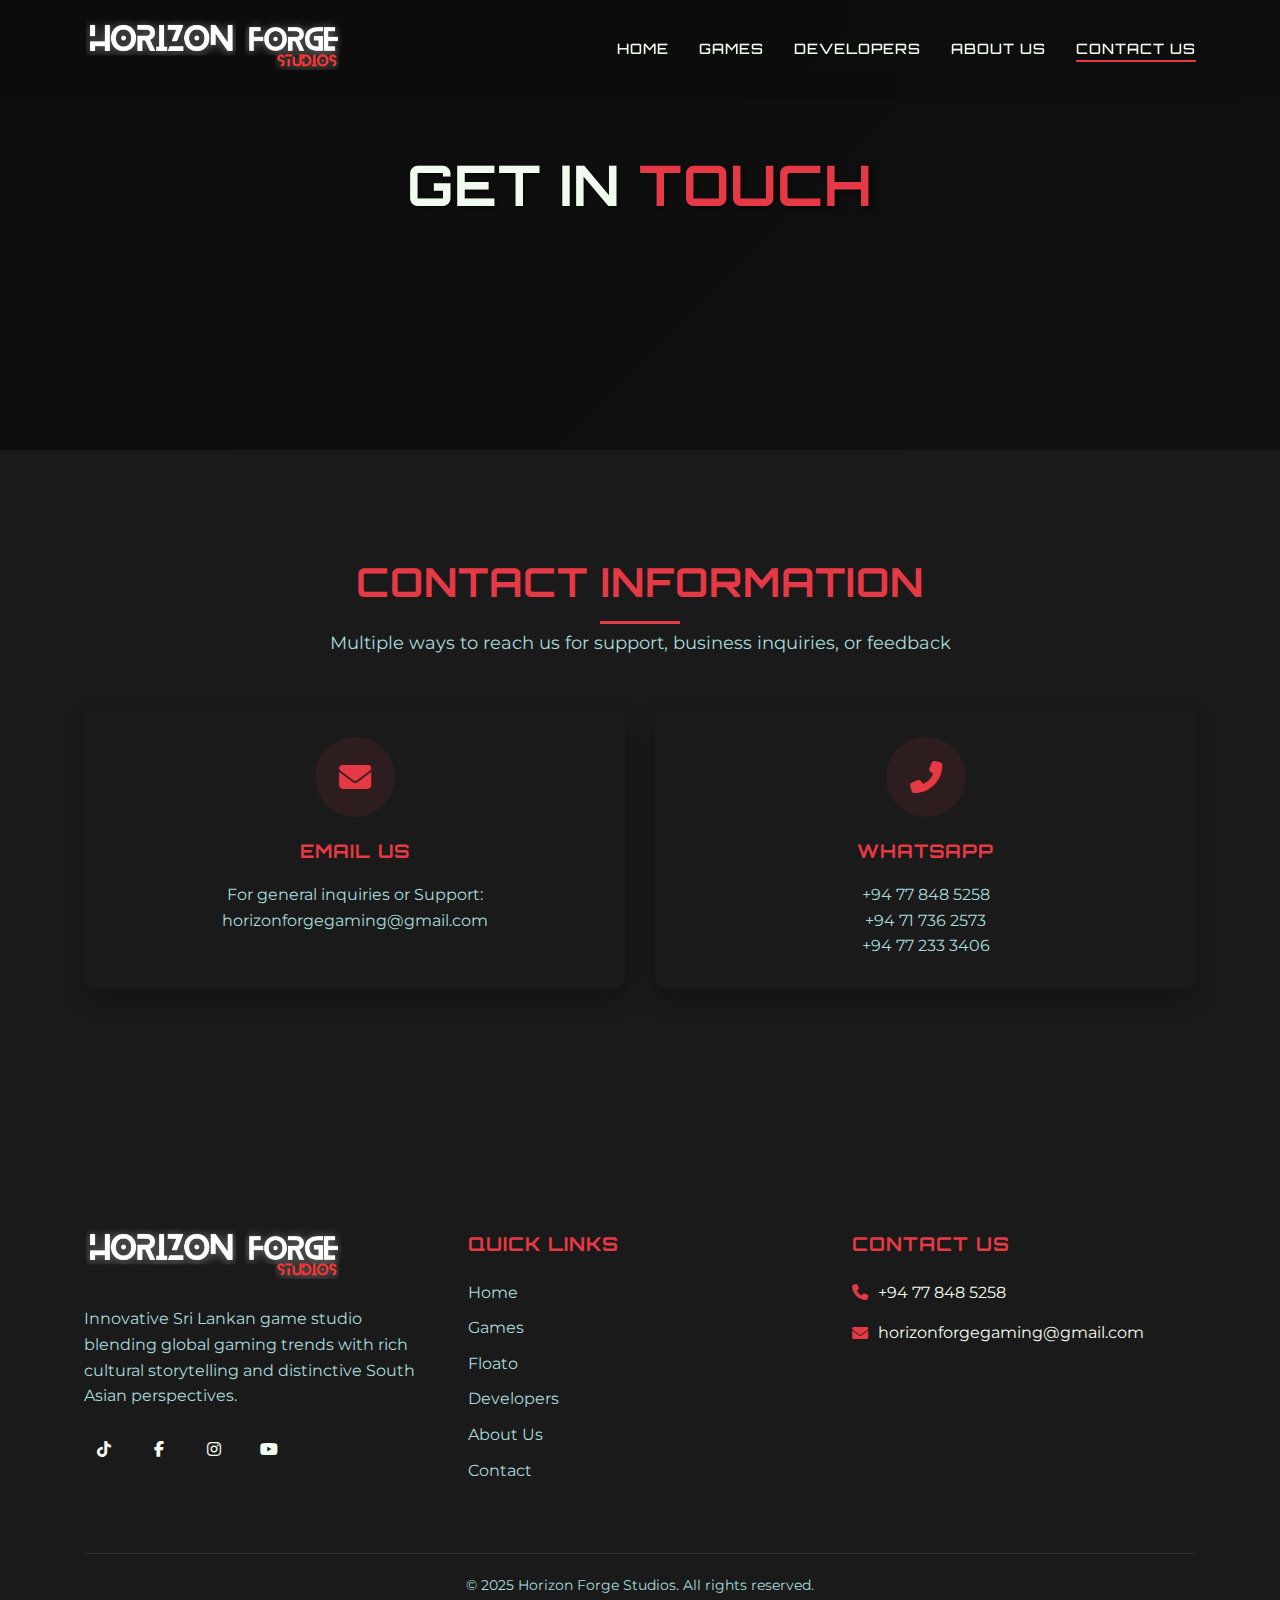
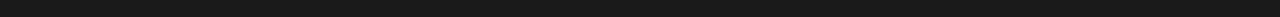
<file: contact.html>
<!DOCTYPE html>
<html lang="en">
<head>
    <meta charset="UTF-8">
    <meta name="viewport" content="width=device-width, initial-scale=1.0">
    <title>Contact Us - Horizon Forge Studios</title>
    <link rel="icon" type="image/png" sizes="32x32" href="assets/images/icon.png">
    <link rel="stylesheet" href="css/style.css">
    <link rel="stylesheet" href="https://cdnjs.cloudflare.com/ajax/libs/font-awesome/6.4.0/css/all.min.css">
    <link href="https://fonts.googleapis.com/css2?family=Orbitron:wght@400;700;900&family=Montserrat:wght@300;400;600&display=swap" rel="stylesheet">
    <style>
        /* Contact Page Specific Styles */
        .contact-hero {
            height: 50vh;
            min-height: 400px;
            background: linear-gradient(135deg, var(--dark-bg) 0%, var(--secondary-color) 100%);
            position: relative;
            display: flex;
            align-items: center;
            justify-content: center;
            text-align: center;
            overflow: hidden;
        }
        
        .contact-hero::before {
            content: '';
            position: absolute;
            top: 0;
            left: 0;
            width: 100%;
            height: 100%;
            background: linear-gradient(rgba(13, 13, 13, 0.8), rgba(13, 13, 13, 0.8)), url('https://i.postimg.cc/4y2W6s8v/games-header-bg.jpg') no-repeat center center/cover;
            z-index: 0;
        }
        
        .contact-hero-content {
            position: relative;
            z-index: 1;
            max-width: 800px;
            padding: 0 20px;
        }
        
        .contact-info-section {
            padding: 100px 0;
            background-color: var(--light-bg);
        }
        
        .contact-grid {
            display: grid;
            grid-template-columns: repeat(auto-fit, minmax(300px, 1fr));
            gap: 30px;
            margin-bottom: 60px;
        }
        
        .contact-card {
            background-color: var(--secondary-color);
            border-radius: 10px;
            padding: 30px;
            text-align: center;
            transition: var(--transition);
            box-shadow: var(--box-shadow);
        }
        
        .contact-card:hover {
            transform: translateY(-10px);
        }
        
        .contact-icon {
            width: 80px;
            height: 80px;
            background-color: rgba(230, 57, 70, 0.1);
            border-radius: 50%;
            display: flex;
            justify-content: center;
            align-items: center;
            margin: 0 auto 20px;
            color: var(--primary-color);
            font-size: 2rem;
        }
        
        .contact-card h3 {
            margin-bottom: 15px;
            color: var(--primary-color);
        }
        
        .contact-card p {
            color: var(--text-light);
            margin-bottom: 0;
        }
        
        .contact-form-section {
            padding: 100px 0;
            background-color: var(--dark-bg);
        }
        
        .form-container {
            max-width: 800px;
            margin: 0 auto;
            background-color: var(--secondary-color);
            border-radius: 10px;
            padding: 40px;
            box-shadow: var(--box-shadow);
        }
        
        .form-group {
            margin-bottom: 25px;
        }
        
        .form-group label {
            display: block;
            margin-bottom: 8px;
            font-family: 'Orbitron', sans-serif;
            font-size: 0.9rem;
            color: var(--primary-color);
        }
        
        .form-control {
            width: 100%;
            padding: 15px;
            background-color: var(--light-bg);
            border: 2px solid transparent;
            border-radius: 5px;
            color: var(--text-color);
            font-family: 'Montserrat', sans-serif;
            font-size: 1rem;
            transition: var(--transition);
        }
        
        .form-control:focus {
            outline: none;
            border-color: var(--primary-color);
        }
        
        textarea.form-control {
            min-height: 150px;
            resize: vertical;
        }
        
        .form-row {
            display: grid;
            grid-template-columns: 1fr 1fr;
            gap: 20px;
        }
        
        @media (max-width: 768px) {
            .form-row {
                grid-template-columns: 1fr;
            }
        }
        
        .map-section {
            position: relative;
            height: 400px;
            margin-top: 80px;
        }
        
        .map-placeholder {
            width: 100%;
            height: 100%;
            background-color: var(--secondary-light);
            border-radius: 10px;
            overflow: hidden;
            position: relative;
            display: flex;
            justify-content: center;
            align-items: center;
            color: var(--text-light);
            font-family: 'Orbitron', sans-serif;
        }
        
        .office-info {
            position: absolute;
            bottom: 30px;
            left: 30px;
            background-color: var(--dark-bg);
            padding: 20px;
            border-radius: 10px;
            max-width: 300px;
            box-shadow: var(--box-shadow);
            z-index: 1;
            border-left: 4px solid var(--primary-color);
        }
        
        .office-info h4 {
            color: var(--primary-color);
            margin-bottom: 10px;
        }
        
        .office-info p {
            color: var(--text-light);
            margin-bottom: 5px;
            font-size: 0.9rem;
        }
        
        .faq-section {
            padding: 100px 0;
            background-color: var(--light-bg);
        }
        
        .faq-container {
            max-width: 800px;
            margin: 0 auto;
        }
        
        .accordion {
            margin-bottom: 15px;
            border-radius: 5px;
            overflow: hidden;
            background-color: var(--secondary-color);
            box-shadow: var(--box-shadow);
        }
        
        .accordion-header {
            padding: 20px;
            background-color: var(--secondary-color);
            color: var(--text-color);
            cursor: pointer;
            display: flex;
            justify-content: space-between;
            align-items: center;
            font-family: 'Orbitron', sans-serif;
            font-weight: 600;
            transition: var(--transition);
        }
        
        .accordion-header:hover {
            background-color: var(--secondary-light);
        }
        
        .accordion-header i {
            color: var(--primary-color);
            transition: var(--transition);
        }
        
        .accordion-header.active i {
            transform: rotate(180deg);
        }
        
        .accordion-content {
            max-height: 0;
            overflow: hidden;
            transition: max-height 0.3s ease;
            background-color: var(--secondary-light);
        }
        
        .accordion-body {
            padding: 0 20px 20px;
        }
    </style>
</head>
<body>
    <!-- Preloader -->
    <div class="preloader">
        <div class="loader"></div>
    </div>

    <!-- Header -->
    <header class="header">
        <div class="container">
            <div class="logo">
                <img src="assets/images/logo.png" alt="Nexus Game Studios">
            </div>
            <nav class="navbar">
                <ul>
                    <li><a href="index.html">Home</a></li>
                    <li><a href="games.html">Games</a></li>
                    <li><a href="developers.html">Developers</a></li>
                    <li><a href="about.html">About Us</a></li>
                    <li><a href="contact.html" class="active">Contact Us</a></li>
                </ul>
                <div class="hamburger">
                    <span></span>
                    <span></span>
                    <span></span>
                </div>
            </nav>
        </div>
    </header>

    <section class="contact-hero">
    <div class="container">
        <div class="contact-hero-content" style="text-align: center; margin: 0 auto;">
            <h1 class="hero-title" style="text-align: center;">Get In <span>Touch</span></h1>
            <p class="hero-subtitle" style="text-align: center;">We'd love to hear from you! Whether you have a question about our games.</p>
        </div>
    </div>
</section>

    <!-- Contact Info -->
    <section class="contact-info-section">
        <div class="container">
            <div class="section-header">
                <h2 class="section-title">Contact Information</h2>
                <p class="section-subtitle">Multiple ways to reach us for support, business inquiries, or feedback</p>
            </div>
            <div class="contact-grid">
                <div class="contact-card">
                    <div class="contact-icon">
                        <i class="fas fa-envelope"></i>
                    </div>
                    <h3>Email Us</h3>
                    <p>For general inquiries or Support:</p>
                    <p>horizonforgegaming@gmail.com</p>
                </div>
                <div class="contact-card">
                    <div class="contact-icon">
                        <i class="fas fa-phone-alt"></i>
                    </div>
                    <h3>Whatsapp</h3>
                    <p>+94 77 848 5258</p>
                    <p>+94 71 736 2573</p>
                    <p>+94 77 233 3406</p>
                </div>
            </div>
        </div>
    </section>

    



    <!-- Footer -->
    <footer class="footer">
        <div class="container">
            <div class="footer-content">
                <div class="footer-logo">
                    <img src="assets/images/logo.png" alt="Horizon Forge Studios">
                    <p>Innovative Sri Lankan game studio blending global gaming trends with rich cultural storytelling and distinctive South Asian perspectives.</p>
                    <div class="social-links">
                        <a href="#"><i class="fab fa-tiktok"></i></a>
                        <a href="#"><i class="fab fa-facebook-f"></i></a>
                        <a href="#"><i class="fab fa-instagram"></i></a>
                        <a href="#"><i class="fab fa-youtube"></i></a>
                    </div>
                </div>
                <div class="footer-links">
                    <h4>Quick Links</h4>
                    <ul>
                        <li><a href="index.html">Home</a></li>
                        <li><a href="games.html">Games</a></li>
                        <li><a href="floato.html">Floato</a></li>
                        <li><a href="developers.html">Developers</a></li>
                        <li><a href="about.html">About Us</a></li>
                        <li><a href="contact.html">Contact</a></li>
                    </ul>
                </div>
                <div class="footer-contact">
                    <h4>Contact Us</h4>
                    <ul>
                        <li><i class="fas fa-phone"></i> +94 77 848 5258</li>
                        <li><i class="fas fa-envelope"></i> horizonforgegaming@gmail.com</li>
                    </ul>
                </div>
            </div>
            <div class="footer-bottom">
                <p>&copy; 2025 Horizon Forge Studios. All rights reserved.</p>
            </div>
        </div>
    </footer>

    <!-- JavaScript for accordion functionality -->
    <script>
        document.addEventListener('DOMContentLoaded', function() {
            // Get all accordion headers
            const accordionHeaders = document.querySelectorAll('.accordion-header');
            
            // Add click event to each header
            accordionHeaders.forEach(header => {
                header.addEventListener('click', function() {
                    // Toggle active class
                    this.classList.toggle('active');
                    
                    // Get the content panel
                    const content = this.nextElementSibling;
                    
                    // If panel is open, close it, otherwise open it
                    if (content.style.maxHeight) {
                        content.style.maxHeight = null;
                    } else {
                        content.style.maxHeight = content.scrollHeight + 'px';
                    }
                });
            });
            
            // Form submission
            const contactForm = document.getElementById('contactForm');
            if (contactForm) {
                contactForm.addEventListener('submit', function(e) {
                    e.preventDefault();
                    
                    // Get form values
                    const name = document.getElementById('name').value;
                    const email = document.getElementById('email').value;
                    const subject = document.getElementById('subject').value;
                    const message = document.getElementById('message').value;
                    
                    // Here you would typically send this data to your backend
                    console.log('Form submitted:', { name, email, subject, message });
                    
                    // Show success message (in a real implementation)
                    alert('Thanks for your message! We will get back to you soon.');
                    
                    // Reset form
                    this.reset();
                });
            }
        });
    </script>

    <script src="js/main.js"></script>
</body>
</html>
</file>
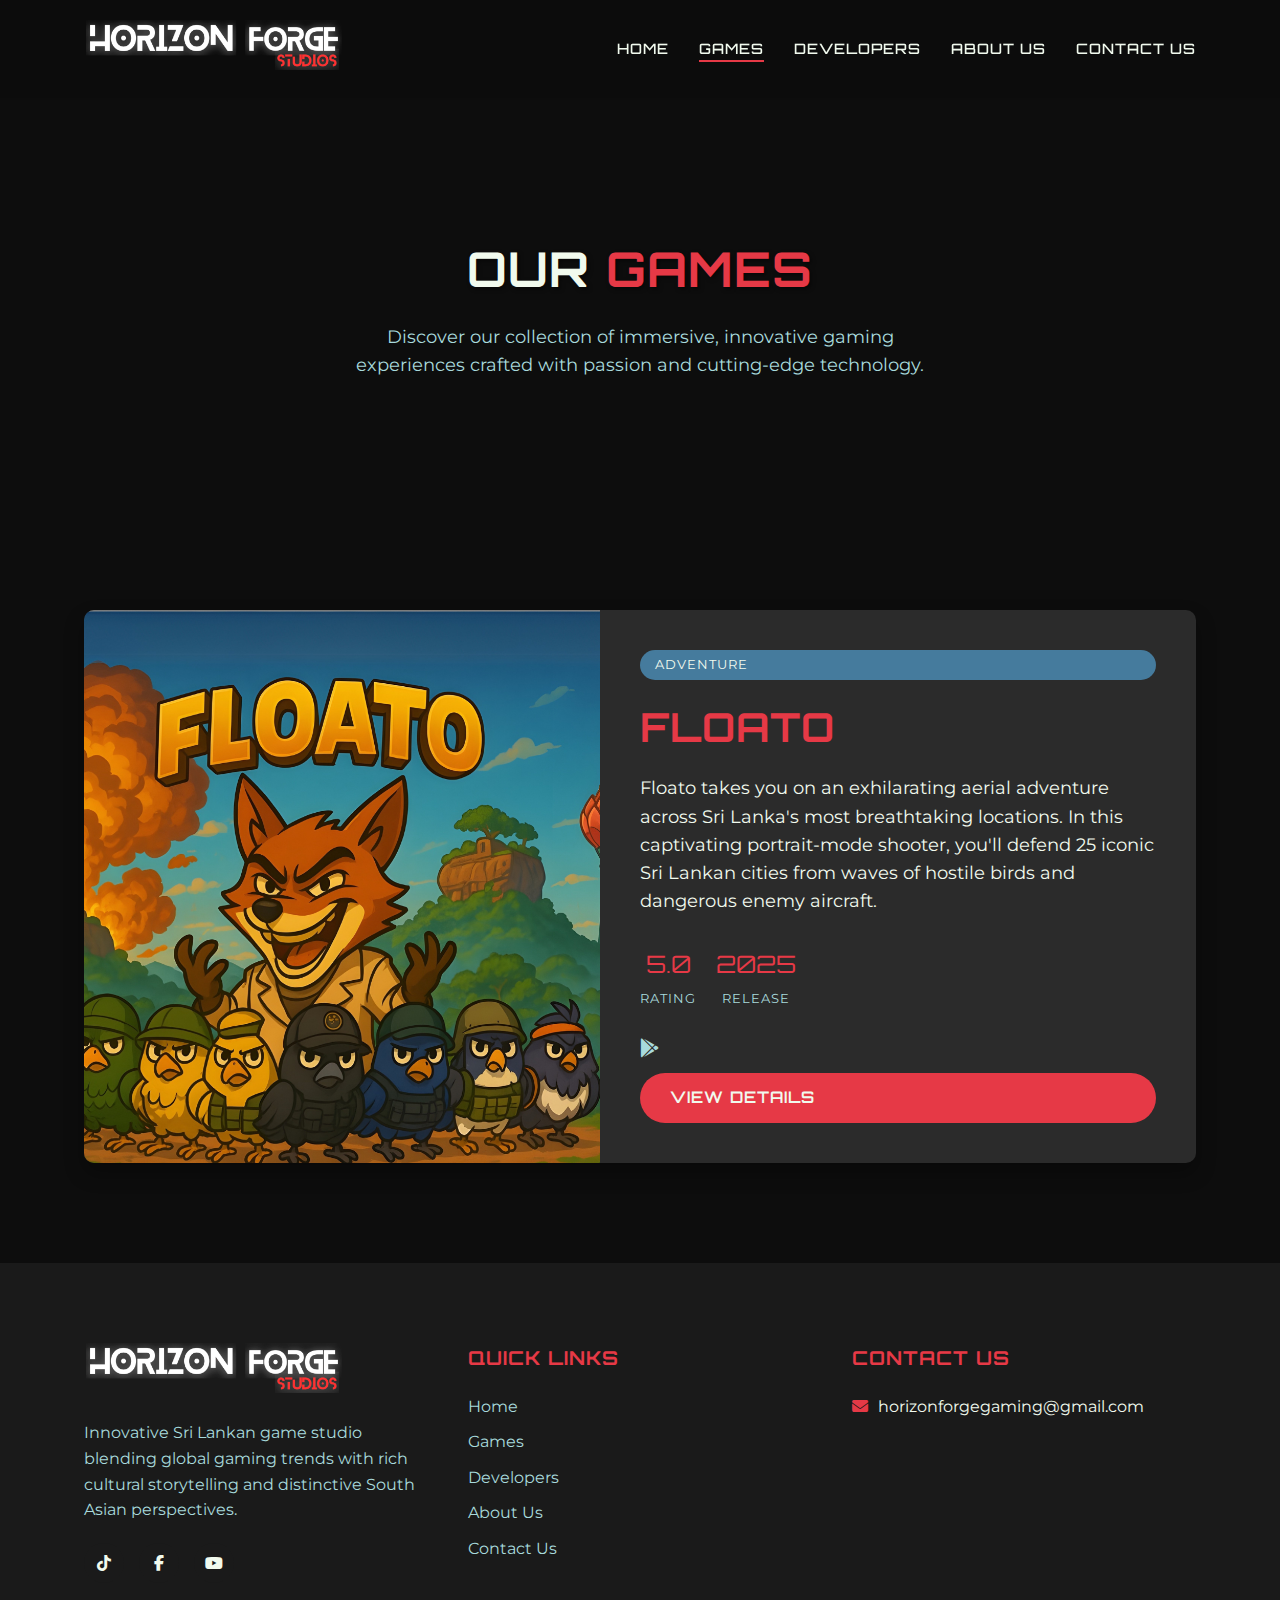
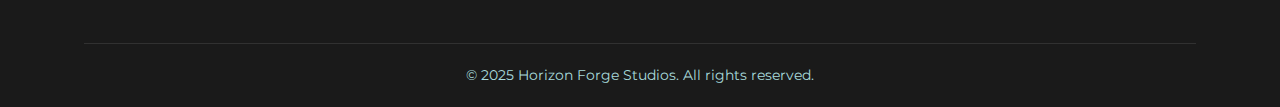
<file: games.html>
<!DOCTYPE html>
<html lang="en">
<head>
    <meta charset="UTF-8">
    <meta name="viewport" content="width=device-width, initial-scale=1.0">
    <title>Our Games - Horizon Forge Studios</title>
    <link rel="icon" type="image/png" sizes="32x32" href="assets/images/icon.png">
    <link rel="stylesheet" href="css/style.css">
    <link rel="stylesheet" href="https://cdnjs.cloudflare.com/ajax/libs/font-awesome/6.4.0/css/all.min.css">
    <link href="https://fonts.googleapis.com/css2?family=Orbitron:wght@400;700;900&family=Montserrat:wght@300;400;600&display=swap" rel="stylesheet">
    <style>
        /* Additional styles specific to games page */
        .page-header {
            height: 50vh;
            min-height: 400px;
            background: linear-gradient(rgba(13, 13, 13, 0.8), rgba(13, 13, 13, 0.8)), url('https://i.postimg.cc/4y2W6s8v/games-header-bg.jpg') no-repeat center center/cover;
            display: flex;
            justify-content: center;
            align-items: center;
            text-align: center;
            margin-top: 80px;
        }

        .page-title {
            font-size: 3rem;
            margin-bottom: 15px;
            color: var(--text-color);
            text-shadow: var(--text-shadow);
        }

        .page-description {
            max-width: 600px;
            margin: 0 auto;
            color: var(--text-light);
            font-size: 1.1rem;
        }

        .games-wrapper {
            padding: 80px 0;
        }

        .games-list {
            display: grid;
            grid-template-columns: repeat(auto-fill, minmax(300px, 1fr));
            gap: 30px;
        }

        .flagship-game {
            grid-column: 1 / -1;
            display: flex;
            flex-direction: row;
            background-color: var(--secondary-light);
            border-radius: 10px;
            overflow: hidden;
            box-shadow: var(--box-shadow);
            margin-bottom: 20px;
        }

        .flagship-image {
            flex: 1;
            max-width: 50%;
        }

        .flagship-image img {
            width: 100%;
            height: 100%;
            object-fit: cover;
        }

        .flagship-content {
            flex: 1;
            padding: 40px;
            display: flex;
            flex-direction: column;
            justify-content: center;
        }

        .game-category {
            display: inline-block;
            background-color: var(--accent-color);
            color: var(--text-color);
            padding: 5px 15px;
            border-radius: 20px;
            font-size: 0.8rem;
            margin-bottom: 15px;
            text-transform: uppercase;
            letter-spacing: 1px;
        }

        .flagship-title {
            font-size: 2.5rem;
            margin-bottom: 15px;
            color: var(--primary-color);
        }

        .flagship-description {
            margin-bottom: 30px;
            font-size: 1.1rem;
            line-height: 1.6;
        }

        .game-specs {
            display: flex;
            gap: 20px;
            margin-bottom: 30px;
        }

        .game-spec {
            text-align: center;
        }

        .game-spec-value {
            font-family: 'Orbitron', sans-serif;
            font-size: 1.5rem;
            color: var(--primary-color);
            margin-bottom: 5px;
        }

        .game-spec-label {
            font-size: 0.8rem;
            color: var(--text-light);
            text-transform: uppercase;
            letter-spacing: 1px;
        }

        .game-item {
            background-color: var(--secondary-light);
            border-radius: 10px;
            overflow: hidden;
            box-shadow: var(--box-shadow);
            transition: var(--transition);
        }

        .game-item:hover {
            transform: translateY(-10px);
            box-shadow: 0 15px 30px rgba(0, 0, 0, 0.4);
        }

        .game-image {
            position: relative;
            height: 200px;
            overflow: hidden;
        }

        .game-image img {
            width: 100%;
            height: 100%;
            object-fit: cover;
            transition: var(--transition);
        }

        .game-item:hover .game-image img {
            transform: scale(1.1);
        }

        .game-status {
            position: absolute;
            top: 15px;
            right: 15px;
            background-color: rgba(13, 13, 13, 0.8);
            color: var(--primary-color);
            padding: 5px 10px;
            border-radius: 5px;
            font-size: 0.8rem;
            text-transform: uppercase;
        }

        .game-details {
            padding: 20px;
        }

        .game-title {
            font-size: 1.5rem;
            margin-bottom: 10px;
            color: var(--text-color);
        }

        .game-info {
            display: flex;
            justify-content: space-between;
            margin-bottom: 15px;
            font-size: 0.9rem;
            color: var(--text-light);
        }

        .game-description {
            margin-bottom: 20px;
            font-size: 0.95rem;
            color: var(--text-light);
        }

        .game-platforms {
            display: flex;
            gap: 10px;
            margin-bottom: 15px;
        }

        .platform-icon {
            font-size: 1.2rem;
            color: var(--text-light);
            transition: var(--transition);
        }

        .platform-icon:hover {
            color: var(--primary-color);
        }

        @media (max-width: 992px) {
            .flagship-game {
                flex-direction: column;
            }
            
            .flagship-image {
                max-width: 100%;
                height: 300px;
            }
        }

        @media (max-width: 768px) {
            .page-title {
                font-size: 2.5rem;
            }
        }
    </style>
</head>
<body>
    <!-- Preloader -->
    <div class="preloader">
        <div class="loader"></div>
    </div>

    <!-- Header -->
    <header class="header">
        <div class="container">
            <div class="logo">
                <img src="assets/images/logo.png" alt="Horizon Forge Studios">
            </div>
            <nav class="navbar">
                <ul>
                    <li><a href="index.html">Home</a></li>
                    <li><a href="games.html" class="active">Games</a></li>
                    <li><a href="developers.html">Developers</a></li>
                    <li><a href="about.html">About Us</a></li>
                    <li><a href="contact.html">Contact Us</a></li>
                </ul>
                <div class="hamburger">
                    <span></span>
                    <span></span>
                    <span></span>
                </div>
            </nav>
        </div>
    </header>

    <!-- Page Header -->
    <section class="page-header">
        <div class="container">
            <h1 class="page-title">Our <span style="color: var(--primary-color);">Games</span></h1>
            <p class="page-description">Discover our collection of immersive, innovative gaming experiences crafted with passion and cutting-edge technology.</p>
        </div>
    </section>

    <!-- Games Section -->
    <section class="games-wrapper">
        <div class="container">
            <!-- Games List -->
            <div class="games-list">
                <!-- Flagship Game - Floato -->
                <div class="flagship-game">
                    <div class="flagship-image">
                        <img src="assets/images/floato-cover.jpg" alt="Floato">
                    </div>
                    <div class="flagship-content">
                        <span class="game-category">Adventure</span>
                        <h2 class="flagship-title">Floato</h2>
                        <p class="flagship-description">Floato takes you on an exhilarating aerial adventure across Sri Lanka's most breathtaking locations. In this captivating portrait-mode shooter, you'll defend 25 iconic Sri Lankan cities from waves of hostile birds and dangerous enemy aircraft.</p>
                        
                        <div class="game-specs">
                            <div class="game-spec">
                                <div class="game-spec-value">5.0</div>
                                <div class="game-spec-label">Rating</div>
                            </div>
                            <div class="game-spec">
                                <div class="game-spec-value">2025</div>
                                <div class="game-spec-label">Release</div>
                            </div>
                        </div>
                        
                        <div class="game-platforms">
                            <i class="fab fa-google-play platform-icon" title="Google Play"></i>
                        </div>
                        
                        <a href="floato.html" class="btn btn-primary">View Details</a>
                    </div>
                </div>


            </div>
        </div>
    </section>

    <!-- Footer -->
    <footer class="footer">
        <div class="container">
            <div class="footer-content">
                <div class="footer-logo">
                    <img src="assets/images/logo.png" alt="Horizon Forge Studios">
                    <p>Innovative Sri Lankan game studio blending global gaming trends with rich cultural storytelling and distinctive South Asian perspectives.</p>
                    <div class="social-links">
                        <a href="https://www.tiktok.com/@horizonforgestudios"><i class="fab fa-tiktok"></i></a>
                        <a href="https://www.facebook.com/profile.php?id=61576496738070&mibextid=wwXIfr&rdid=KuFAYjoNd68MTjVi&share_url=https%3A%2F%2Fwww.facebook.com%2Fshare%2F1Hix4Qvqpe%2F%3Fmibextid%3DwwXIfr#"><i class="fab fa-facebook-f"></i></a>
                        <a href="https://www.youtube.com/@HorizonForgeStudios"><i class="fab fa-youtube"></i></a>
                    </div>
                </div>
                <div class="footer-links">
                    <h4>Quick Links</h4>
                    <ul>
                        <li><a href="index.html">Home</a></li>
                        <li><a href="games.html">Games</a></li>
                        <li><a href="developers.html">Developers</a></li>
                        <li><a href="about.html">About Us</a></li>
                        <li><a href="contact.html">Contact Us</a></li>
                    </ul>
                </div>
                <div class="footer-contact">
                    <h4>Contact Us</h4>
                    <ul>
                        <li><i class="fas fa-envelope"></i> horizonforgegaming@gmail.com</li>
                    </ul>
                </div>
            </div>
            <div class="footer-bottom">
                <p>&copy; 2025 Horizon Forge Studios. All rights reserved.</p>
            </div>
        </div>
    </footer>

    <script src="js/main.js"></script>
    <script>
        // Notify button functionality
        document.addEventListener('DOMContentLoaded', function() {
            const notifyButtons = document.querySelectorAll('.notify-btn');
            notifyButtons.forEach(button => {
                button.addEventListener('click', function() {
                    // Change button text and style
                    this.textContent = 'Notification Set';
                    this.classList.remove('btn-secondary');
                    this.classList.add('btn-primary');
                    this.disabled = true;
                    
                    // You would typically send this to your server
                    const gameTitle = this.closest('.game-details').querySelector('.game-title').textContent;
                    console.log(`User subscribed to notifications for: ${gameTitle}`);
                });
            });
        });
    </script>
</body>
</html>
</file>
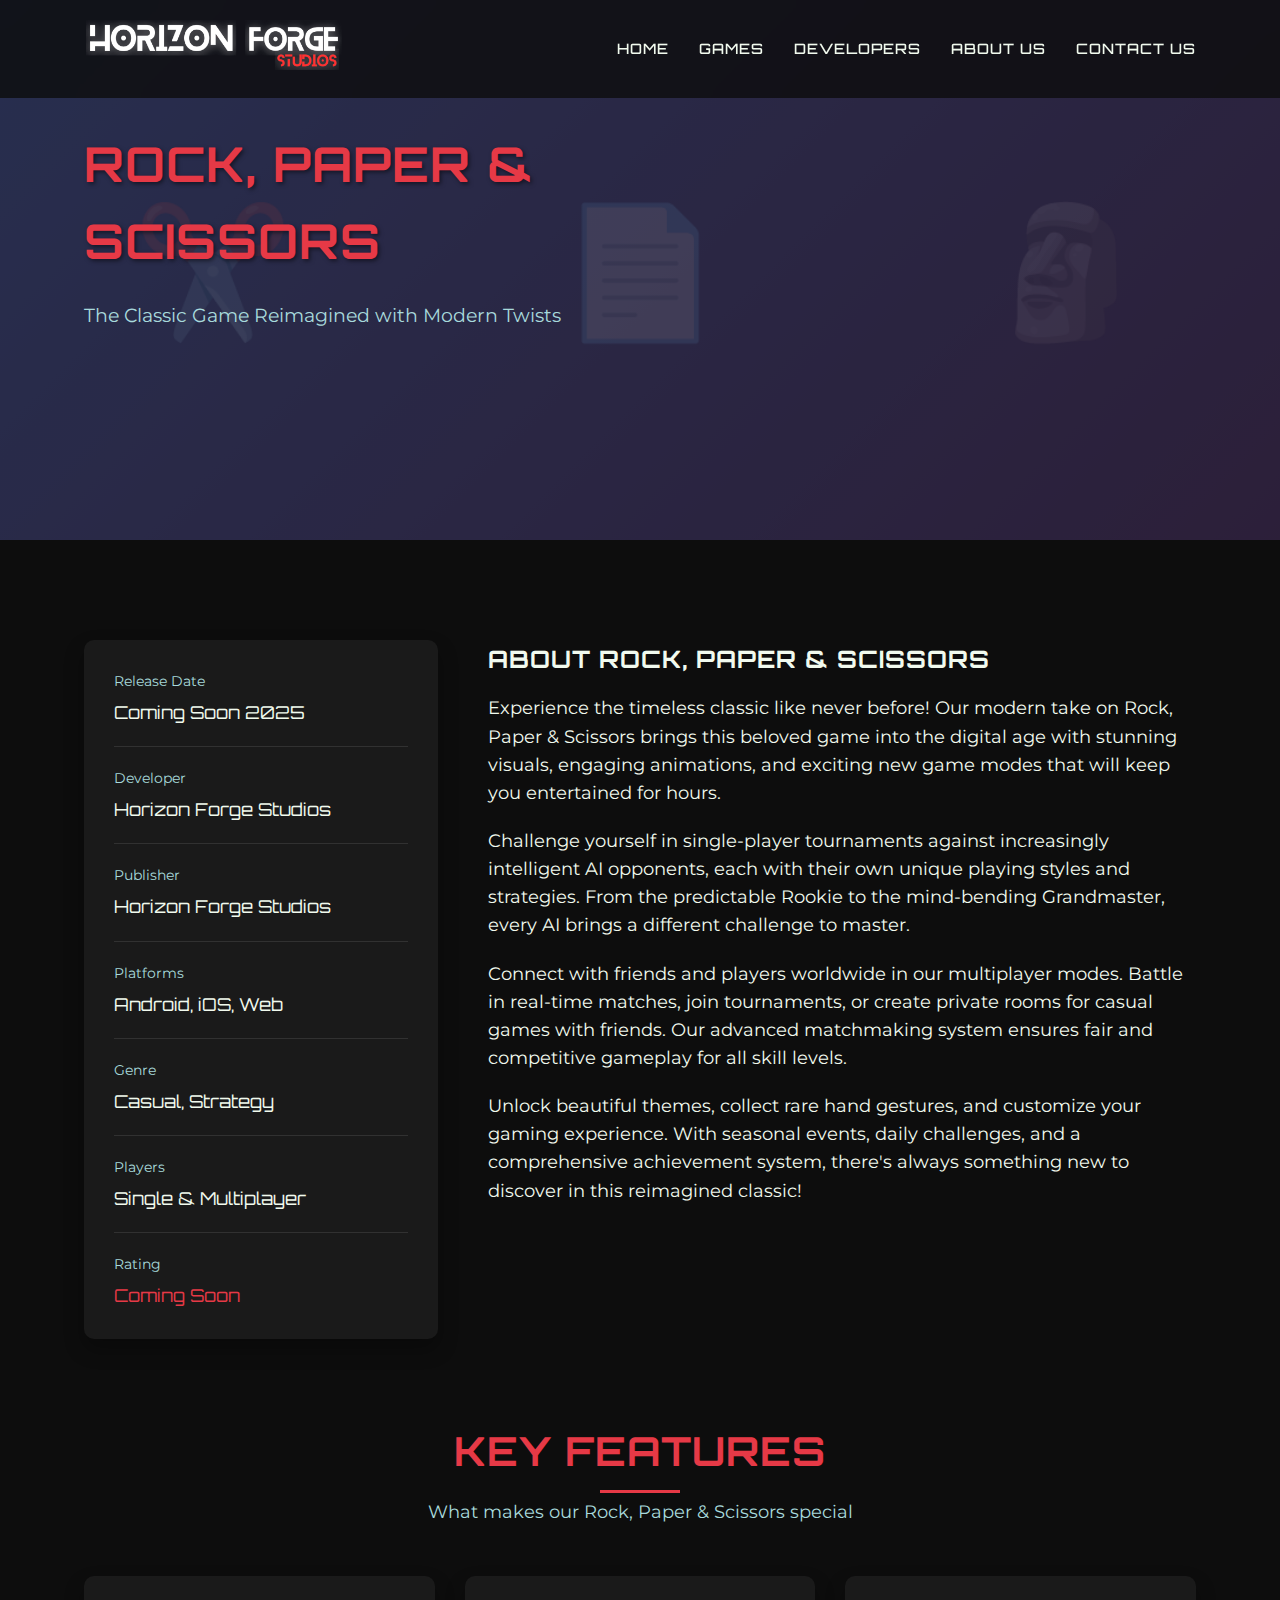
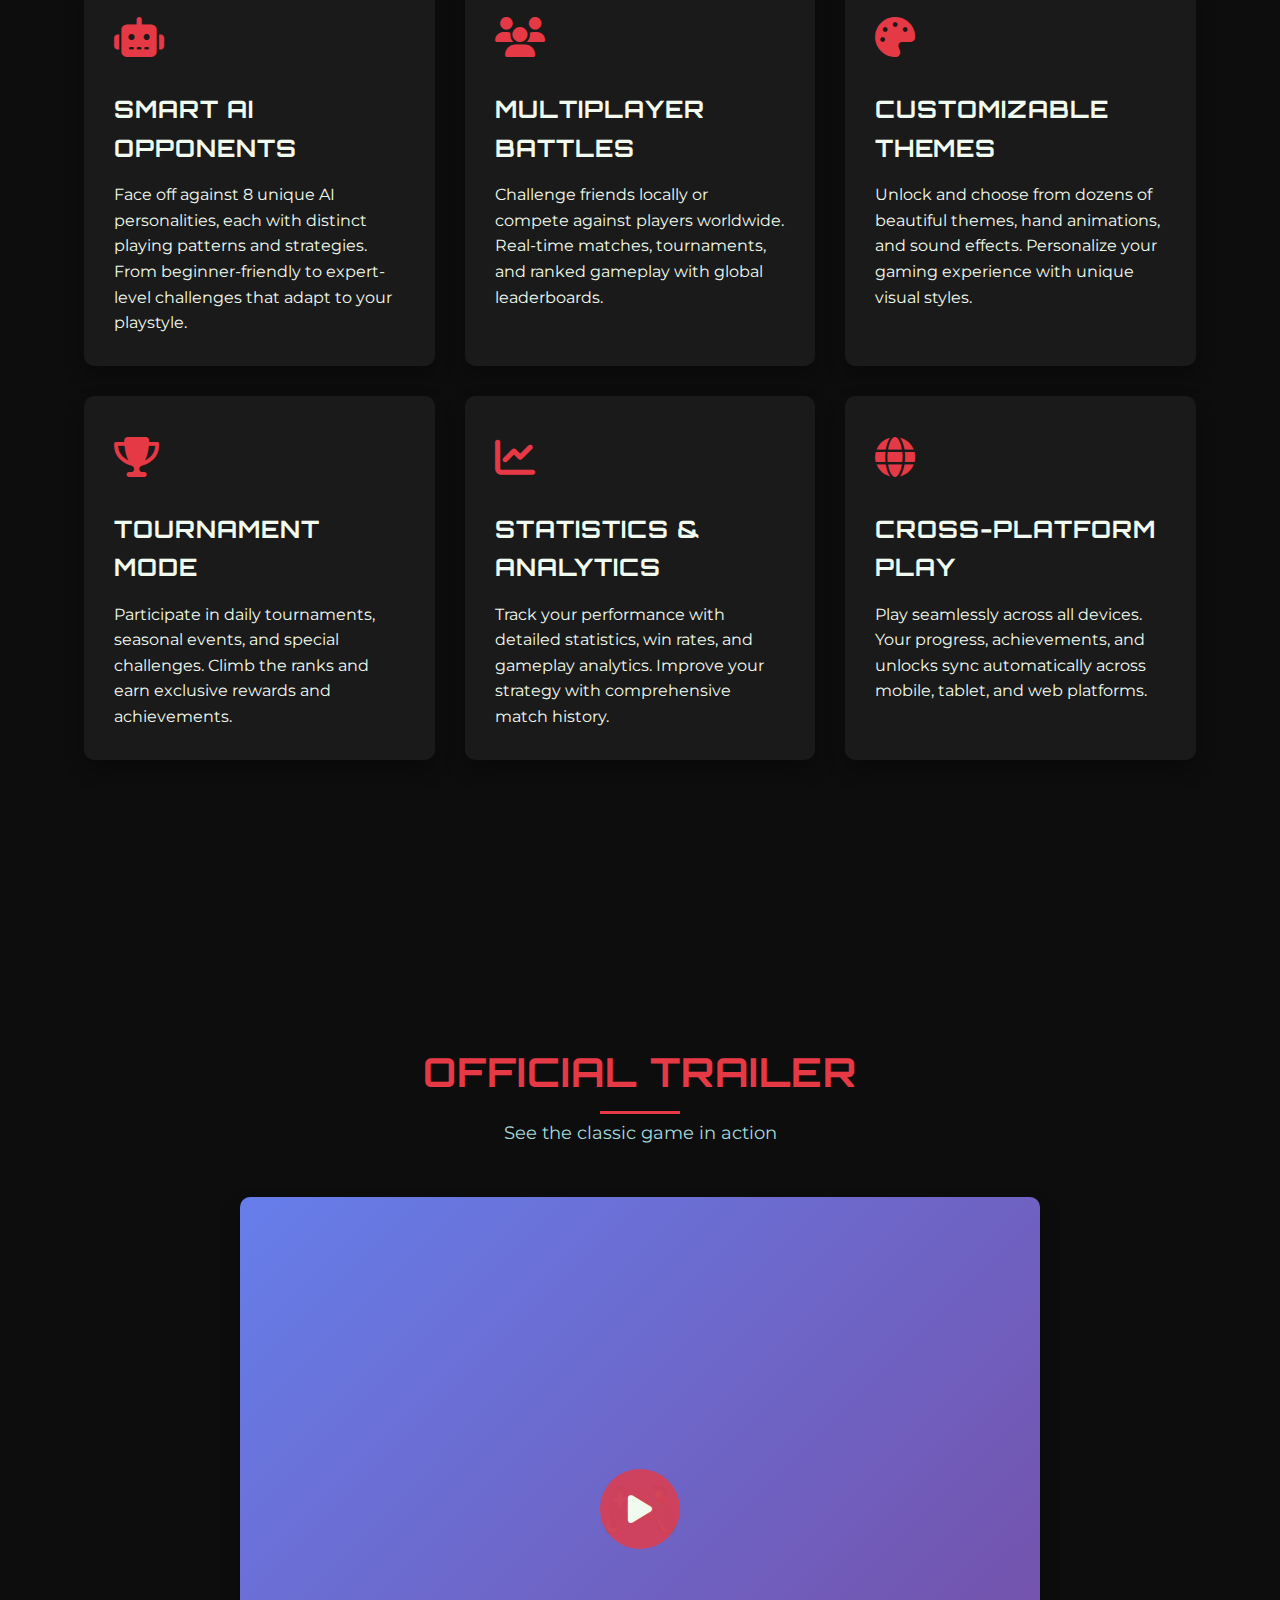
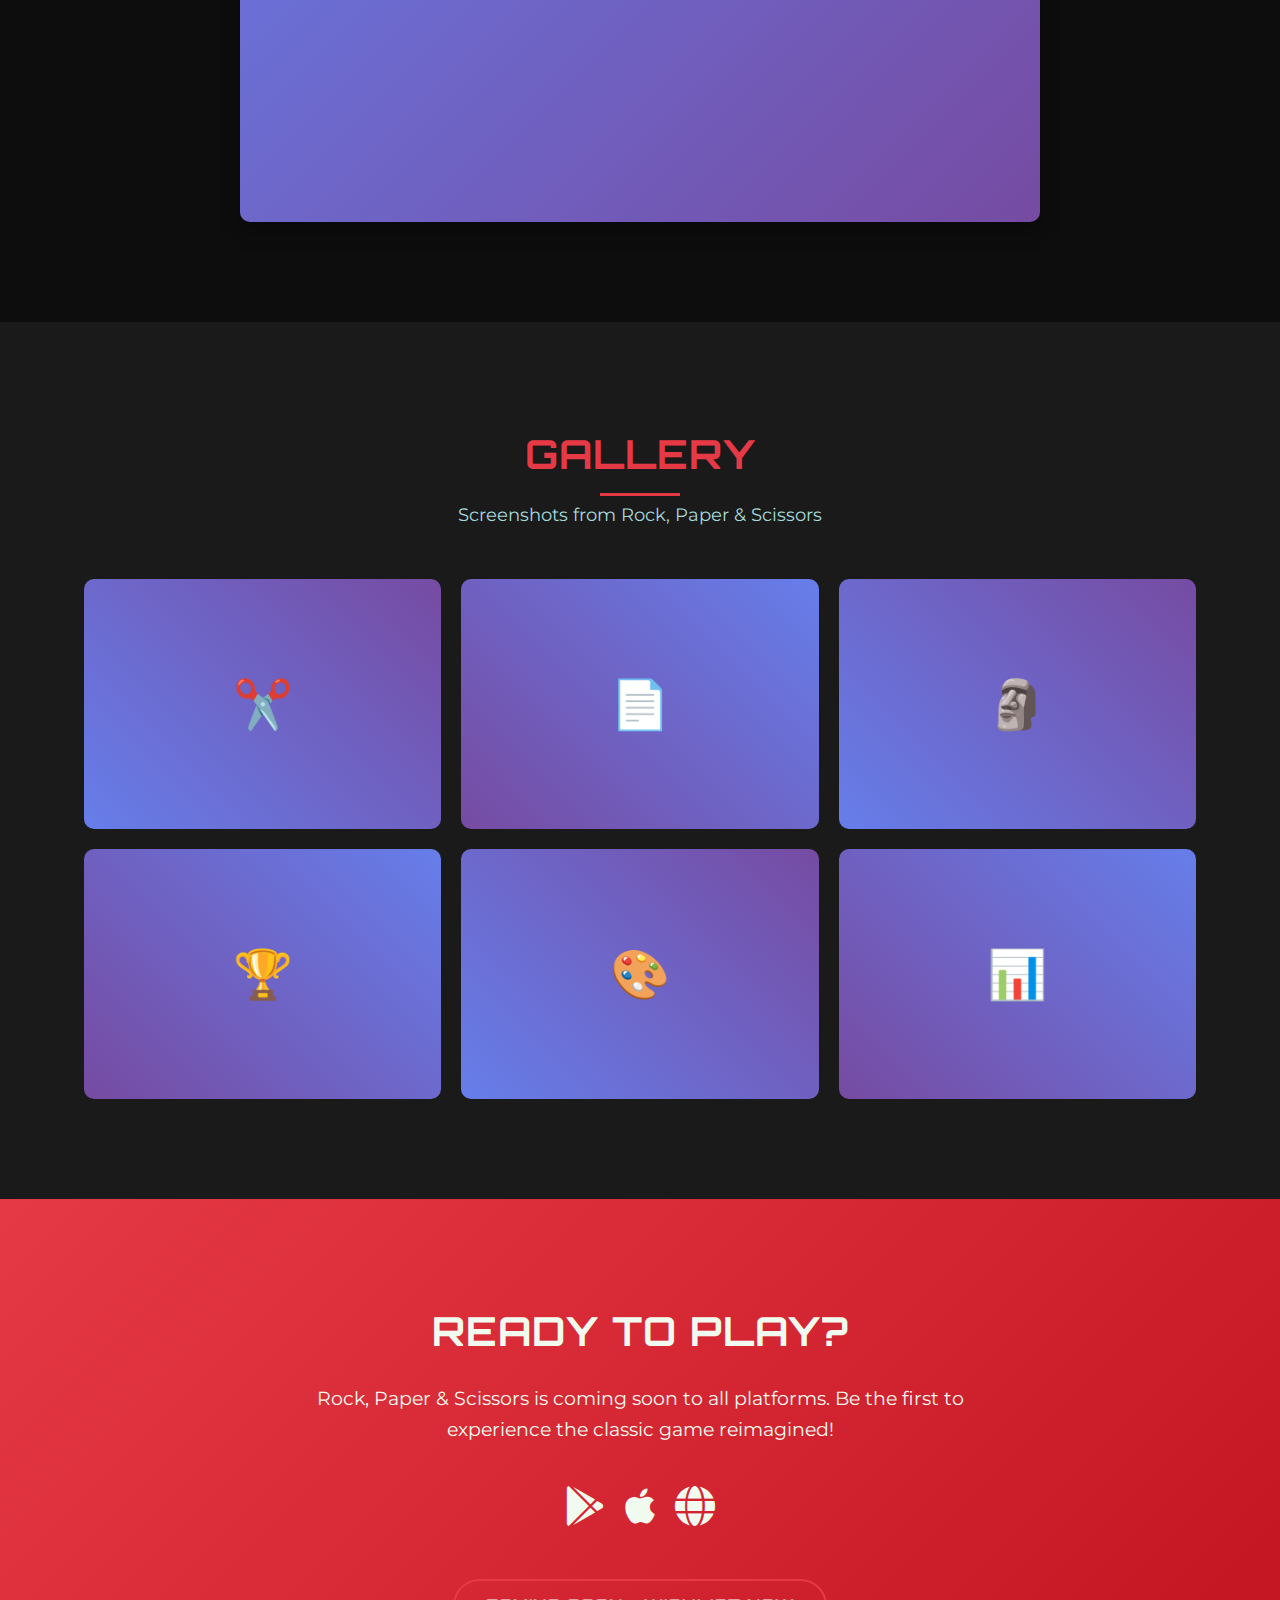
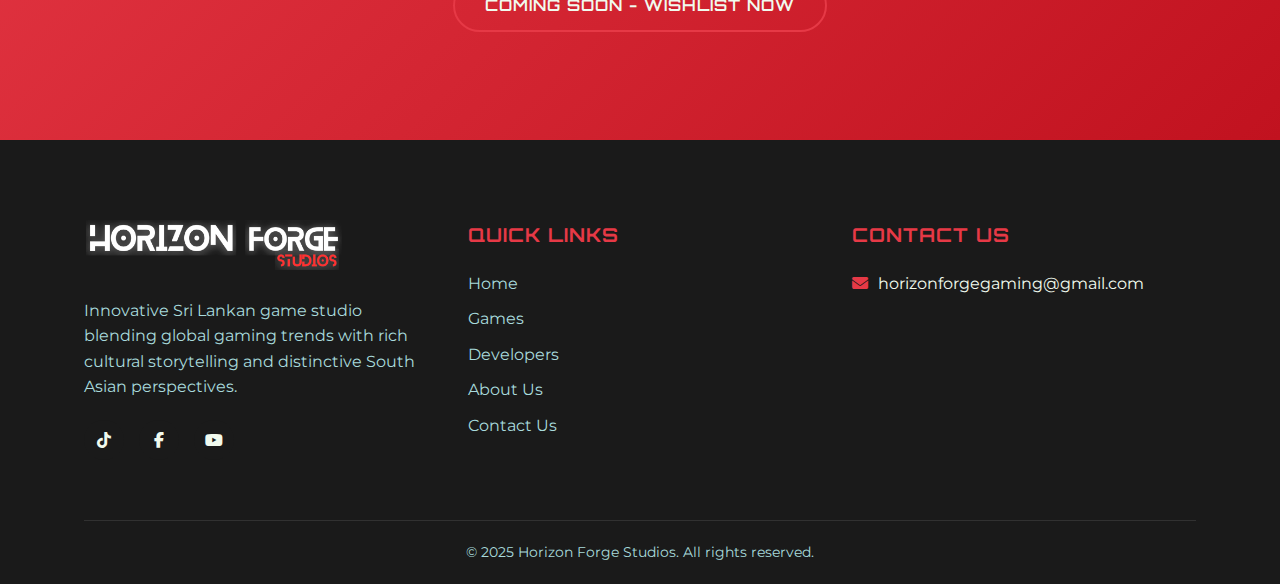
<file: rps.html>
<!DOCTYPE html>
<html lang="en">
<head>
    <meta charset="UTF-8">
    <meta name="viewport" content="width=device-width, initial-scale=1.0">
    <title>Rock, Paper & Scissors - Horizon Forge Studios</title>
    <link rel="icon" type="image/png" sizes="32x32" href="assets/images/icon.png">
    <link rel="stylesheet" href="css/style.css">
    <link rel="stylesheet" href="https://cdnjs.cloudflare.com/ajax/libs/font-awesome/6.4.0/css/all.min.css">
    <link href="https://fonts.googleapis.com/css2?family=Orbitron:wght@400;700;900&family=Montserrat:wght@300;400;600&display=swap" rel="stylesheet">
    <style>
        /* Additional styles specific to the Rock, Paper & Scissors page */
        .game-banner {
            height: 60vh;
            background: linear-gradient(rgba(13, 13, 13, 0.8), rgba(13, 13, 13, 0.8)), linear-gradient(135deg, #667eea 0%, #764ba2 100%);
            background-size: cover;
            background-position: center;
            display: flex;
            align-items: center;
            position: relative;
        }

        .banner-content {
            max-width: 600px;
        }

        .banner-title {
            font-size: 3rem;
            margin-bottom: 20px;
            color: var(--primary-color);
            text-shadow: var(--text-shadow);
        }

        .banner-subtitle {
            font-size: 1.2rem;
            margin-bottom: 30px;
            color: var(--text-light);
        }

        .game-info {
            padding: 100px 0;
            background-color: var(--dark-bg);
        }

        .game-overview {
            display: grid;
            grid-template-columns: 1fr 2fr;
            gap: 50px;
            margin-bottom: 80px;
        }

        .game-meta {
            background-color: var(--light-bg);
            border-radius: 10px;
            padding: 30px;
            box-shadow: var(--box-shadow);
        }

        .game-meta-item {
            margin-bottom: 20px;
            border-bottom: 1px solid rgba(255, 255, 255, 0.1);
            padding-bottom: 20px;
        }

        .game-meta-item:last-child {
            border-bottom: none;
            margin-bottom: 0;
            padding-bottom: 0;
        }

        .meta-title {
            font-size: 0.9rem;
            color: var(--text-light);
            margin-bottom: 5px;
        }

        .meta-value {
            font-family: 'Orbitron', sans-serif;
            font-size: 1.1rem;
            color: var(--text-color);
        }

        .meta-value.highlight {
            color: var(--primary-color);
        }

        .game-description p {
            margin-bottom: 20px;
            font-size: 1.1rem;
        }

        .game-features-grid {
            display: grid;
            grid-template-columns: repeat(auto-fit, minmax(300px, 1fr));
            gap: 30px;
            margin-bottom: 80px;
        }

        .feature-card {
            background-color: var(--light-bg);
            border-radius: 10px;
            padding: 30px;
            box-shadow: var(--box-shadow);
            transition: var(--transition);
        }

        .feature-card:hover {
            transform: translateY(-10px);
        }

        .feature-icon {
            font-size: 2.5rem;
            color: var(--primary-color);
            margin-bottom: 20px;
        }

        .feature-title {
            font-size: 1.5rem;
            margin-bottom: 15px;
        }

        .gallery {
            padding: 100px 0;
            background-color: var(--light-bg);
        }

        .gallery-grid {
            display: grid;
            grid-template-columns: repeat(auto-fit, minmax(300px, 1fr));
            gap: 20px;
        }

        .gallery-item {
            border-radius: 10px;
            overflow: hidden;
            position: relative;
            cursor: pointer;
            height: 250px;
        }

        .gallery-item img {
            width: 100%;
            height: 100%;
            object-fit: cover;
            transition: var(--transition);
        }

        .gallery-item:hover img {
            transform: scale(1.1);
        }

        .gallery-overlay {
            position: absolute;
            top: 0;
            left: 0;
            width: 100%;
            height: 100%;
            background: linear-gradient(to top, rgba(0, 0, 0, 0.8), transparent);
            display: flex;
            align-items: flex-end;
            padding: 20px;
            opacity: 0;
            transition: var(--transition);
        }

        .gallery-item:hover .gallery-overlay {
            opacity: 1;
        }

        .testimonials {
            padding: 100px 0;
            background-color: var(--dark-bg);
        }

        .testimonial-slider {
            max-width: 800px;
            margin: 0 auto;
            position: relative;
        }

        .testimonial-item {
            background-color: var(--light-bg);
            border-radius: 10px;
            padding: 40px;
            box-shadow: var(--box-shadow);
            text-align: center;
            margin: 20px 0;
        }

        .testimonial-text {
            font-size: 1.1rem;
            font-style: italic;
            margin-bottom: 20px;
            position: relative;
        }

        .testimonial-text::before, .testimonial-text::after {
            content: '"';
            font-size: 2rem;
            color: var(--primary-color);
            position: absolute;
        }

        .testimonial-text::before {
            top: -20px;
            left: -10px;
        }

        .testimonial-text::after {
            bottom: -40px;
            right: -10px;
        }

        .testimonial-author {
            font-family: 'Orbitron', sans-serif;
            font-size: 1rem;
            color: var(--primary-color);
        }

        .testimonial-role {
            font-size: 0.9rem;
            color: var(--text-light);
        }

        .cta-section {
            padding: 100px 0;
            background: linear-gradient(135deg, var(--primary-color) 0%, var(--primary-dark) 100%);
            text-align: center;
        }

        .cta-title {
            font-size: 2.5rem;
            margin-bottom: 20px;
            color: var(--text-color);
        }

        .cta-description {
            font-size: 1.2rem;
            max-width: 700px;
            margin: 0 auto 30px;
            color: var(--text-color);
        }

        .platforms {
            display: flex;
            justify-content: center;
            gap: 20px;
            margin-bottom: 40px;
        }

        .platform-icon {
            font-size: 2.5rem;
            color: var(--text-color);
        }

        .game-trailer-section {
            padding: 100px 0;
            background-color: var(--dark-bg);
        }

        .trailer-container {
            max-width: 800px;
            margin: 0 auto;
            background-color: var(--light-bg);
            border-radius: 10px;
            overflow: hidden;
            position: relative;
            padding-bottom: 56.25%; /* 16:9 Aspect Ratio */
            height: 0;
            box-shadow: var(--box-shadow);
        }

        .trailer-placeholder {
            position: absolute;
            top: 0;
            left: 0;
            width: 100%;
            height: 100%;
            display: flex;
            justify-content: center;
            align-items: center;
            background-color: var(--secondary-color);
        }

        .trailer-play {
            width: 100px;
            height: 100px;
            background-color: var(--primary-color);
            border-radius: 50%;
            display: flex;
            justify-content: center;
            align-items: center;
            font-size: 2rem;
            cursor: pointer;
            transition: var(--transition);
        }

        .trailer-play:hover {
            transform: scale(1.1);
            background-color: var(--primary-dark);
        }

        @media (max-width: 992px) {
            .game-overview {
                grid-template-columns: 1fr;
            }
        }

        @media (max-width: 768px) {
            .banner-title {
                font-size: 2.5rem;
            }
            
            .platforms {
                flex-wrap: wrap;
            }
        }

        .trailer-thumbnail {
            width: 100%;
            height: 100%;
            object-fit: cover;
            position: absolute;
            top: 0;
            left: 0;
        }

        .trailer-play {
            position: absolute;
            top: 50%;
            left: 50%;
            transform: translate(-50%, -50%);
            width: 80px;
            height: 80px;
            background-color: rgba(230, 57, 70, 0.8);
            border-radius: 50%;
            display: flex;
            justify-content: center;
            align-items: center;
            font-size: 2rem;
            cursor: pointer;
            transition: var(--transition);
            z-index: 2;
        }

        .trailer-play:hover {
            background-color: var(--primary-color);
            transform: translate(-50%, -50%) scale(1.1);
        }

        .trailer-container iframe {
            position: absolute;
            top: 0;
            left: 0;
            width: 100%;
            height: 100%;
        }

        @media (max-width: 768px) {
            .trailer-play {
                width: 60px;
                height: 60px;
                font-size: 1.5rem;
            }
        }

        /* Rock Paper Scissors specific styles */
        .rps-banner {
            background: linear-gradient(135deg, #667eea 0%, #764ba2 100%);
            position: relative;
            overflow: hidden;
        }

        .rps-banner::before {
            content: '';
            position: absolute;
            top: 0;
            left: 0;
            right: 0;
            bottom: 0;
            background: rgba(13, 13, 13, 0.7);
            z-index: 1;
        }

        .rps-banner .container {
            position: relative;
            z-index: 2;
        }

        .rps-symbols {
            position: absolute;
            top: 0;
            left: 0;
            right: 0;
            bottom: 0;
            display: flex;
            justify-content: space-around;
            align-items: center;
            opacity: 0.1;
            font-size: 8rem;
            color: var(--primary-color);
            z-index: 1;
        }

        .symbol-animation {
            animation: float 3s ease-in-out infinite;
        }

        .symbol-animation:nth-child(2) {
            animation-delay: -1s;
        }

        .symbol-animation:nth-child(3) {
            animation-delay: -2s;
        }

        @keyframes float {
            0%, 100% { transform: translateY(0px); }
            50% { transform: translateY(-20px); }
        }

        .pulse {
            animation: pulse 2s infinite;
        }

        @keyframes pulse {
            0% { transform: scale(1); }
            50% { transform: scale(1.05); }
            100% { transform: scale(1); }
        }
    </style>
</head>
<body>
    <!-- Preloader -->
    <div class="preloader">
        <div class="loader"></div>
    </div>

    <!-- Header -->
    <header class="header">
        <div class="container">
            <div class="logo">
                <img src="assets/images/logo.png" alt="Horizon Forge Studios">
            </div>
            <nav class="navbar">
                <ul>
                    <li><a href="index.html">Home</a></li>
                    <li><a href="games.html">Games</a></li>
                    <li><a href="developers.html">Developers</a></li>
                    <li><a href="about.html">About Us</a></li>
                    <li><a href="contact.html">Contact Us</a></li>
                </ul>
                <div class="hamburger">
                    <span></span>
                    <span></span>
                    <span></span>
                </div>
            </nav>
        </div>
    </header>

    <!-- Game Banner -->
    <section class="game-banner rps-banner">
        <div class="rps-symbols">
            <div class="symbol-animation">✂️</div>
            <div class="symbol-animation">📄</div>
            <div class="symbol-animation">🗿</div>
        </div>
        <div class="container">
            <div class="banner-content">
                <h1 class="banner-title">Rock, Paper & Scissors</h1>
                <p class="banner-subtitle">The Classic Game Reimagined with Modern Twists</p>
                <div class="hero-buttons">
                    <a href="#trailer" class="btn btn-primary">Watch Trailer</a>
                    <a href="#buy" class="btn btn-secondary">Play For Free</a>
                </div>
            </div>
        </div>
    </section>

    <!-- Game Info Section -->
    <section class="game-info">
        <div class="container">
            <div class="game-overview">
                <div class="game-meta">
                    <div class="game-meta-item">
                        <p class="meta-title">Release Date</p>
                        <p class="meta-value">Coming Soon 2025</p>
                    </div>
                    <div class="game-meta-item">
                        <p class="meta-title">Developer</p>
                        <p class="meta-value">Horizon Forge Studios</p>
                    </div>
                    <div class="game-meta-item">
                        <p class="meta-title">Publisher</p>
                        <p class="meta-value">Horizon Forge Studios</p>
                    </div>
                    <div class="game-meta-item">
                        <p class="meta-title">Platforms</p>
                        <p class="meta-value">Android, iOS, Web</p>
                    </div>
                    <div class="game-meta-item">
                        <p class="meta-title">Genre</p>
                        <p class="meta-value">Casual, Strategy</p>
                    </div>
                    <div class="game-meta-item">
                        <p class="meta-title">Players</p>
                        <p class="meta-value">Single & Multiplayer</p>
                    </div>
                    <div class="game-meta-item">
                        <p class="meta-title">Rating</p>
                        <p class="meta-value highlight">Coming Soon</p>
                    </div>
                </div>
                <div class="game-description">
                    <h2>About Rock, Paper & Scissors</h2>
                    <p>Experience the timeless classic like never before! Our modern take on Rock, Paper & Scissors brings this beloved game into the digital age with stunning visuals, engaging animations, and exciting new game modes that will keep you entertained for hours.</p>
                    
                    <p>Challenge yourself in single-player tournaments against increasingly intelligent AI opponents, each with their own unique playing styles and strategies. From the predictable Rookie to the mind-bending Grandmaster, every AI brings a different challenge to master.</p>
                    
                    <p>Connect with friends and players worldwide in our multiplayer modes. Battle in real-time matches, join tournaments, or create private rooms for casual games with friends. Our advanced matchmaking system ensures fair and competitive gameplay for all skill levels.</p>
                    
                    <p>Unlock beautiful themes, collect rare hand gestures, and customize your gaming experience. With seasonal events, daily challenges, and a comprehensive achievement system, there's always something new to discover in this reimagined classic!</p>
                </div>
            </div>

            <div class="section-header">
                <h2 class="section-title">Key Features</h2>
                <p class="section-subtitle">What makes our Rock, Paper & Scissors special</p>
            </div>

            <div class="game-features-grid">
                <div class="feature-card">
                    <div class="feature-icon">
                        <i class="fas fa-robot"></i>
                    </div>
                    <h3 class="feature-title">Smart AI Opponents</h3>
                    <p>Face off against 8 unique AI personalities, each with distinct playing patterns and strategies. From beginner-friendly to expert-level challenges that adapt to your playstyle.</p>
                </div>
                <div class="feature-card">
                    <div class="feature-icon">
                        <i class="fas fa-users"></i>
                    </div>
                    <h3 class="feature-title">Multiplayer Battles</h3>
                    <p>Challenge friends locally or compete against players worldwide. Real-time matches, tournaments, and ranked gameplay with global leaderboards.</p>
                </div>
                <div class="feature-card">
                    <div class="feature-icon">
                        <i class="fas fa-palette"></i>
                    </div>
                    <h3 class="feature-title">Customizable Themes</h3>
                    <p>Unlock and choose from dozens of beautiful themes, hand animations, and sound effects. Personalize your gaming experience with unique visual styles.</p>
                </div>
                <div class="feature-card">
                    <div class="feature-icon">
                        <i class="fas fa-trophy"></i>
                    </div>
                    <h3 class="feature-title">Tournament Mode</h3>
                    <p>Participate in daily tournaments, seasonal events, and special challenges. Climb the ranks and earn exclusive rewards and achievements.</p>
                </div>
                <div class="feature-card">
                    <div class="feature-icon">
                        <i class="fas fa-chart-line"></i>
                    </div>
                    <h3 class="feature-title">Statistics & Analytics</h3>
                    <p>Track your performance with detailed statistics, win rates, and gameplay analytics. Improve your strategy with comprehensive match history.</p>
                </div>
                <div class="feature-card">
                    <div class="feature-icon">
                        <i class="fas fa-globe"></i>
                    </div>
                    <h3 class="feature-title">Cross-Platform Play</h3>
                    <p>Play seamlessly across all devices. Your progress, achievements, and unlocks sync automatically across mobile, tablet, and web platforms.</p>
                </div>
            </div>
        </div>
    </section>

    <!-- Game Trailer Section -->
    <section class="game-trailer-section" id="trailer">
        <div class="container">
            <div class="section-header">
                <h2 class="section-title">Official Trailer</h2>
                <p class="section-subtitle">See the classic game in action</p>
            </div>
            <div class="trailer-container">
                <div class="trailer-placeholder">
                    <div style="width: 100%; height: 100%; background: linear-gradient(135deg, #667eea 0%, #764ba2 100%); display: flex; align-items: center; justify-content: center; position: relative;">
                        <div style="font-size: 4rem; opacity: 0.3;">🎮</div>
                    </div>
                    <div class="trailer-play pulse">
                        <i class="fas fa-play"></i>
                    </div>
                </div>
            </div>
        </div>
    </section>

    <!-- Gallery Section -->
    <section class="gallery">
        <div class="container">
            <div class="section-header">
                <h2 class="section-title">Gallery</h2>
                <p class="section-subtitle">Screenshots from Rock, Paper & Scissors</p>
            </div>
            <div class="gallery-grid">
                <div class="gallery-item">
                    <div style="width: 100%; height: 100%; background: linear-gradient(45deg, #667eea 0%, #764ba2 100%); display: flex; align-items: center; justify-content: center; font-size: 3rem;">✂️</div>
                    <div class="gallery-overlay">
                        <h4>Modern Hand Animations</h4>
                    </div>
                </div>
                <div class="gallery-item">
                    <div style="width: 100%; height: 100%; background: linear-gradient(45deg, #764ba2 0%, #667eea 100%); display: flex; align-items: center; justify-content: center; font-size: 3rem;">📄</div>
                    <div class="gallery-overlay">
                        <h4>Multiplayer Battles</h4>
                    </div>
                </div>
                <div class="gallery-item">
                    <div style="width: 100%; height: 100%; background: linear-gradient(45deg, #667eea 0%, #764ba2 100%); display: flex; align-items: center; justify-content: center; font-size: 3rem;">🗿</div>
                    <div class="gallery-overlay">
                        <h4>Tournament Mode</h4>
                    </div>
                </div>
                <div class="gallery-item">
                    <div style="width: 100%; height: 100%; background: linear-gradient(45deg, #764ba2 0%, #667eea 100%); display: flex; align-items: center; justify-content: center; font-size: 3rem;">🏆</div>
                    <div class="gallery-overlay">
                        <h4>Achievements & Rewards</h4>
                    </div>
                </div>
                <div class="gallery-item">
                    <div style="width: 100%; height: 100%; background: linear-gradient(45deg, #667eea 0%, #764ba2 100%); display: flex; align-items: center; justify-content: center; font-size: 3rem;">🎨</div>
                    <div class="gallery-overlay">
                        <h4>Customizable Themes</h4>
                    </div>
                </div>
                <div class="gallery-item">
                    <div style="width: 100%; height: 100%; background: linear-gradient(45deg, #764ba2 0%, #667eea 100%); display: flex; align-items: center; justify-content: center; font-size: 3rem;">📊</div>
                    <div class="gallery-overlay">
                        <h4>Statistics Dashboard</h4>
                    </div>
                </div>
            </div>
        </div>
    </section>

    <!-- CTA Section -->
    <section class="cta-section" id="buy">
        <div class="container">
            <h2 class="cta-title">Ready to Play?</h2>
            <p class="cta-description">Rock, Paper & Scissors is coming soon to all platforms. Be the first to experience the classic game reimagined!</p>
            <div class="platforms">
                <div class="platform-icon"><i class="fab fa-google-play"></i></div>
                <div class="platform-icon"><i class="fab fa-apple"></i></div>
                <div class="platform-icon"><i class="fas fa-globe"></i></div>
            </div>
            <a href="#" class="btn btn-secondary">Coming Soon - Wishlist Now</a>
        </div>
    </section>

    <!-- Footer -->
    <footer class="footer">
        <div class="container">
            <div class="footer-content">
                <div class="footer-logo">
                    <img src="assets/images/logo.png" alt="Horizon Forge Studios">
                    <p>Innovative Sri Lankan game studio blending global gaming trends with rich cultural storytelling and distinctive South Asian perspectives.</p>
                    <div class="social-links">
                        <a href="https://www.tiktok.com/@horizonforgestudios"><i class="fab fa-tiktok"></i></a>
                        <a href="https://www.facebook.com/profile.php?id=61576496738070&mibextid=wwXIfr&rdid=KuFAYjoNd68MTjVi&share_url=https%3A%2F%2Fwww.facebook.com%2Fshare%2F1Hix4Qvqpe%2F%3Fmibextid%3DwwXIfr#"><i class="fab fa-facebook-f"></i></a>
                        <a href="https://www.youtube.com/@HorizonForgeStudios"><i class="fab fa-youtube"></i></a>
                    </div>
                </div>
                <div class="footer-links">
                    <h4>Quick Links</h4>
                    <ul>
                        <li><a href="index.html">Home</a></li>
                        <li><a href="games.html">Games</a></li>
                        <li><a href="developers.html">Developers</a></li>
                        <li><a href="about.html">About Us</a></li>
                        <li><a href="contact.html">Contact Us</a></li>
                    </ul>
                </div>
                <div class="footer-contact">
                    <h4>Contact Us</h4>
                    <ul>
                        <li><i class="fas fa-envelope"></i> horizonforgegaming@gmail.com</li>
                    </ul>
                </div>
            </div>
            <div class="footer-bottom">
                <p>&copy; 2025 Horizon Forge Studios. All rights reserved.</p>
            </div>
        </div>
    </footer>

    <script src="js/main.js"></script>
    <script>
        // Additional JavaScript for Rock, Paper & Scissors page
        document.addEventListener('DOMContentLoaded', function() {
            // Trailer Play Button Functionality
            const trailerPlay = document.querySelector('.trailer-play');
            const trailerPlaceholder = document.querySelector('.trailer-placeholder');
            
            if (trailerPlay) {
                trailerPlay.addEventListener('click', function() {
                    // For now, just show an alert since no trailer URL is provided
                    alert('Rock, Paper & Scissors trailer coming soon!');
                    
                    // When you have a trailer URL, uncomment and modify this code:
                    /*
                    const videoIframe = document.createElement('iframe');
                    videoIframe.setAttribute('width', '100%');
                    videoIframe.setAttribute('height', '100%');
                    videoIframe.setAttribute('frameborder', '0');
                    videoIframe.setAttribute('allow', 'accelerometer; autoplay; clipboard-write; encrypted-media; gyroscope; picture-in-picture');
                    videoIframe.setAttribute('allowfullscreen', 'true');
                    videoIframe.setAttribute('src', 'YOUR_YOUTUBE_EMBED_URL_HERE?autoplay=1&rel=0&showinfo=0');
                    videoIframe.style.position = 'absolute';
                    videoIframe.style.top = '0';
                    videoIframe.style.left = '0';
                    trailerPlaceholder.innerHTML = '';
                    trailerPlaceholder.appendChild(videoIframe);
                    */
                });
            }

            // Gallery lightbox functionality
            const galleryItems = document.querySelectorAll('.gallery-item');
            galleryItems.forEach(item => {
                item.addEventListener('click', function() {
                    console.log('Gallery item clicked: ', this.querySelector('h4').textContent);
                });
            });

            // Platform selection highlight
            const platformIcons = document.querySelectorAll('.platform-icon');
            platformIcons.forEach(icon => {
                icon.addEventListener('click', function() {
                    platformIcons.forEach(i => i.classList.remove('active'));
                    this.classList.add('active');
                });
            });

            // Animate symbols in banner
            const symbols = document.querySelectorAll('.symbol-animation');
            symbols.forEach((symbol, index) => {
                symbol.style.animationDelay = `-${index}s`;
            });
        });
    </script>
</body>
</html>
</file>
<file: css/style.css>
/* Base Styles */
:root {
    --primary-color: #e63946;
    --primary-dark: #c1121f;
    --secondary-color: #1a1a1a;
    --secondary-light: #2b2b2b;
    --text-color: #f1faee;
    --text-light: #a8dadc;
    --accent-color: #457b9d;
    --dark-bg: #0d0d0d;
    --light-bg: #1a1a1a;
    --transition: all 0.3s ease;
    --box-shadow: 0 10px 20px rgba(0, 0, 0, 0.3);
    --text-shadow: 2px 2px 4px rgba(0, 0, 0, 0.5);
}

* {
    margin: 0;
    padding: 0;
    box-sizing: border-box;
}

html {
    scroll-behavior: smooth;
}

body {
    font-family: 'Montserrat', sans-serif;
    background-color: var(--dark-bg);
    color: var(--text-color);
    line-height: 1.6;
    overflow-x: hidden;
}

h1, h2, h3, h4, h5, h6 {
    font-family: 'Orbitron', sans-serif;
    font-weight: 700;
    margin-bottom: 1rem;
    text-transform: uppercase;
    letter-spacing: 1px;
}

a {
    text-decoration: none;
    color: var(--text-color);
    transition: var(--transition);
}

ul {
    list-style: none;
}

img {
    max-width: 100%;
    height: auto;
}

.container {
    width: 90%;
    max-width: 1200px;
    margin: 0 auto;
    padding: 0 20px;
}

.btn {
    display: inline-block;
    padding: 12px 30px;
    border-radius: 30px;
    font-weight: 600;
    text-transform: uppercase;
    letter-spacing: 1px;
    transition: var(--transition);
    border: none;
    cursor: pointer;
    font-family: 'Orbitron', sans-serif;
    position: relative;
    overflow: hidden;
    z-index: 1;
}

.btn::before {
    content: '';
    position: absolute;
    top: 0;
    left: 0;
    width: 0;
    height: 100%;
    background-color: rgba(255, 255, 255, 0.1);
    transition: var(--transition);
    z-index: -1;
}

.btn:hover::before {
    width: 100%;
}

.btn-primary {
    background-color: var(--primary-color);
    color: var(--text-color);
}

.btn-primary:hover {
    background-color: var(--primary-dark);
    transform: translateY(-3px);
    box-shadow: 0 10px 20px rgba(230, 57, 70, 0.3);
}

.btn-secondary {
    background-color: transparent;
    color: var(--text-color);
    border: 2px solid var(--primary-color);
}

.btn-secondary:hover {
    background-color: var(--primary-color);
    transform: translateY(-3px);
    box-shadow: 0 10px 20px rgba(230, 57, 70, 0.3);
}

.btn-small {
    padding: 8px 20px;
    font-size: 0.8rem;
}

.section-header {
    text-align: center;
    margin-bottom: 50px;
}

.section-title {
    font-size: 2.5rem;
    color: var(--primary-color);
    margin-bottom: 15px;
    position: relative;
    display: inline-block;
}

.section-title::after {
    content: '';
    position: absolute;
    bottom: -10px;
    left: 50%;
    transform: translateX(-50%);
    width: 80px;
    height: 3px;
    background-color: var(--primary-color);
}

.section-subtitle {
    font-size: 1.1rem;
    color: var(--text-light);
    max-width: 700px;
    margin: 0 auto;
}

/* Preloader */
.preloader {
    position: fixed;
    top: 0;
    left: 0;
    width: 100%;
    height: 100%;
    background-color: var(--dark-bg);
    display: flex;
    justify-content: center;
    align-items: center;
    z-index: 9999;
    transition: opacity 0.5s ease;
}

.preloader.fade-out {
    opacity: 0;
}

.loader {
    width: 50px;
    height: 50px;
    border: 5px solid var(--secondary-light);
    border-top-color: var(--primary-color);
    border-radius: 50%;
    animation: spin 1s linear infinite;
}

@keyframes spin {
    0% { transform: rotate(0deg); }
    100% { transform: rotate(360deg); }
}

/* Header */
.header {
    position: fixed;
    top: 0;
    left: 0;
    width: 100%;
    padding: 20px 0;
    z-index: 1000;
    transition: var(--transition);
    background-color: rgba(13, 13, 13, 0.8);
    backdrop-filter: blur(10px);
}

.header.scrolled {
    padding: 15px 0;
    background-color: rgba(13, 13, 13, 0.95);
    box-shadow: 0 5px 20px rgba(0, 0, 0, 0.3);
}

.header .container {
    display: flex;
    justify-content: space-between;
    align-items: center;
}

.logo img {
    height: 50px;
    transition: var(--transition);
}

.header.scrolled .logo img {
    height: 40px;
}

.navbar ul {
    display: flex;
}

.navbar ul li {
    margin-left: 30px;
    position: relative;
}

.navbar ul li a {
    font-family: 'Orbitron', sans-serif;
    font-weight: 500;
    font-size: 0.9rem;
    letter-spacing: 1px;
    text-transform: uppercase;
    padding: 5px 0;
    position: relative;
}

.navbar ul li a::after {
    content: '';
    position: absolute;
    bottom: 0;
    left: 0;
    width: 0;
    height: 2px;
    background-color: var(--primary-color);
    transition: var(--transition);
}

.navbar ul li a:hover::after {
    width: 100%;
}

.navbar ul li a.active::after {
    width: 100%;
}

.hamburger {
    display: none;
    cursor: pointer;
    width: 30px;
    height: 20px;
    flex-direction: column;
    justify-content: space-between;
}

.hamburger span {
    display: block;
    width: 100%;
    height: 3px;
    background-color: var(--text-color);
    transition: var(--transition);
}

.hamburger.active span:nth-child(1) {
    transform: translateY(8px) rotate(45deg);
}

.hamburger.active span:nth-child(2) {
    opacity: 0;
}

.hamburger.active span:nth-child(3) {
    transform: translateY(-8px) rotate(-45deg);
}

/* Hero Section */
.hero {
    height: 100vh;
    min-height: 800px;
    display: flex;
    align-items: center;
    position: relative;
    overflow: hidden;
    background: linear-gradient(135deg, var(--dark-bg) 0%, var(--secondary-color) 100%);
}

.hero::before {
    content: '';
    position: absolute;
    top: 0;
    left: 0;
    width: 100%;
    height: 100%;
    background: url('assets/images/hero-pattern.png') repeat;
    opacity: 0.05;
    z-index: 0;
}

.hero-content {
    position: relative;
    z-index: 1;
    max-width: 600px;
}

.hero-title {
    font-size: 3.5rem;
    margin-bottom: 20px;
    line-height: 1.2;
    text-shadow: var(--text-shadow);
    animation: fadeInUp 1s ease;
}

.hero-title span {
    color: var(--primary-color);
}

.hero-subtitle {
    font-size: 1.2rem;
    margin-bottom: 30px;
    color: var(--text-light);
    animation: fadeInUp 1s ease 0.2s forwards;
    opacity: 0;
}

.hero-buttons {
    display: flex;
    gap: 20px;
    animation: fadeInUp 1s ease 0.4s forwards;
    opacity: 0;
}

.hero-characters {
    position: absolute;
    right: 0;
    top: 50%;
    transform: translateY(-50%);
    width: 50%;
    height: 100%;
    z-index: 0;
}

.character {
    position: absolute;
    max-height: 80%;
    animation: float 6s ease-in-out infinite;
    filter: drop-shadow(0 10px 20px rgba(0, 0, 0, 0.5));
}

.character-1 {
    right: 10%;
    top: 20%;
    animation-delay: 0s;
}

.character-2 {
    right: 25%;
    top: 50%;
    animation-delay: 0.5s;
}

.character-3 {
    right: 5%;
    top: 70%;
    animation-delay: 1s;
}

.hero-scroll {
    position: absolute;
    bottom: 50px;
    left: 50%;
    transform: translateX(-50%);
    display: flex;
    flex-direction: column;
    align-items: center;
    color: var(--text-light);
    font-size: 0.9rem;
    text-transform: uppercase;
    letter-spacing: 2px;
    animation: bounce 2s infinite;
    cursor: pointer;
    z-index: 1;
}

.scroll-arrow {
    width: 20px;
    height: 30px;
    border: 2px solid var(--text-light);
    border-radius: 10px;
    margin-top: 10px;
    position: relative;
}

.scroll-arrow::before {
    content: '';
    position: absolute;
    top: 5px;
    left: 50%;
    transform: translateX(-50%);
    width: 4px;
    height: 8px;
    background-color: var(--text-light);
    border-radius: 2px;
    animation: scrollArrow 1.5s infinite;
}

/* Featured Game */
.featured-game {
    padding: 100px 0;
    background-color: var(--light-bg);
    position: relative;
    overflow: hidden;
}

.featured-game::before {
    content: '';
    position: absolute;
    top: 0;
    left: 0;
    width: 100%;
    height: 100%;
    background: url('assets/images/dot-pattern.png') repeat;
    opacity: 0.05;
    z-index: 0;
}

.featured-game-content {
    display: flex;
    align-items: center;
    gap: 50px;
    position: relative;
    z-index: 1;
}

.featured-game-info {
    flex: 1;
}

.featured-game-info h3 {
    font-size: 2rem;
    color: var(--primary-color);
    margin-bottom: 20px;
}

.featured-game-info p {
    margin-bottom: 20px;
    font-size: 1.1rem;
}

.game-features {
    margin-bottom: 30px;
}

.game-features li {
    margin-bottom: 10px;
    display: flex;
    align-items: center;
}

.game-features i {
    color: var(--primary-color);
    margin-right: 10px;
}

.featured-game-media {
    flex: 1;
    position: relative;
}

.game-cover {
    border-radius: 10px;
    overflow: hidden;
    box-shadow: var(--box-shadow);
    transition: var(--transition);
}

.game-cover img {
    display: block;
    width: 100%;
    transition: var(--transition);
}

.game-trailer {
    margin-top: 30px;
    background-color: var(--secondary-color);
    border-radius: 10px;
    height: 200px;
    display: flex;
    justify-content: center;
    align-items: center;
    position: relative;
    overflow: hidden;
    box-shadow: var(--box-shadow);
}

.play-button {
    width: 80px;
    height: 80px;
    background-color: var(--primary-color);
    border-radius: 50%;
    display: flex;
    justify-content: center;
    align-items: center;
    font-size: 1.5rem;
    cursor: pointer;
    z-index: 1;
    transition: var(--transition);
}

.play-button:hover {
    transform: scale(1.1);
    background-color: var(--primary-dark);
}

/* Upcoming Games */
.upcoming-games {
    padding: 100px 0;
    background-color: var(--dark-bg);
}

.games-grid {
    display: grid;
    grid-template-columns: repeat(auto-fit, minmax(300px, 1fr));
    gap: 30px;
}

.game-card {
    perspective: 1000px;
    height: 400px;
}

.game-card-inner {
    position: relative;
    width: 100%;
    height: 100%;
    transition: transform 0.8s;
    transform-style: preserve-3d;
}

.game-card:hover .game-card-inner {
    transform: rotateY(180deg);
}

.game-card-front, .game-card-back {
    position: absolute;
    width: 100%;
    height: 100%;
    backface-visibility: hidden;
    border-radius: 10px;
    overflow: hidden;
    box-shadow: var(--box-shadow);
}

.game-card-front {
    background-color: var(--secondary-color);
    display: flex;
    flex-direction: column;
}

.game-card-front img {
    flex: 1;
    object-fit: cover;
}

.game-card-overlay {
    padding: 20px;
    background: linear-gradient(to top, rgba(0, 0, 0, 0.9), transparent);
}

.game-card-overlay h4 {
    font-size: 1.5rem;
    margin-bottom: 5px;
}

.game-card-overlay span {
    color: var(--primary-color);
    font-size: 0.9rem;
    font-family: 'Orbitron', sans-serif;
}

.game-card-back {
    background-color: var(--secondary-light);
    transform: rotateY(180deg);
    padding: 30px;
    display: flex;
    flex-direction: column;
    justify-content: center;
}

.game-card-back h4 {
    font-size: 1.5rem;
    color: var(--primary-color);
    margin-bottom: 15px;
}

.game-card-back p {
    margin-bottom: 20px;
}

/* Newsletter */
.newsletter {
    padding: 80px 0;
    background-color: var(--primary-color);
    text-align: center;
}

.newsletter h3 {
    font-size: 2rem;
    margin-bottom: 20px;
}

.newsletter p {
    max-width: 600px;
    margin: 0 auto 30px;
    font-size: 1.1rem;
}

.newsletter-form {
    display: flex;
    max-width: 500px;
    margin: 0 auto;
}

.newsletter-form input {
    flex: 1;
    padding: 15px 20px;
    border: none;
    border-radius: 30px 0 0 30px;
    font-size: 1rem;
    outline: none;
}

.newsletter-form button {
    border-radius: 0 30px 30px 0;
    padding: 15px 30px;
    background-color: var(--secondary-color);
    color: var(--text-color);
    border: none;
    cursor: pointer;
    transition: var(--transition);
}

.newsletter-form button:hover {
    background-color: var(--dark-bg);
}

/* Footer */
.footer {
    background-color: var(--secondary-color);
    padding: 80px 0 0;
}

.footer-content {
    display: grid;
    grid-template-columns: repeat(auto-fit, minmax(250px, 1fr));
    gap: 40px;
    margin-bottom: 60px;
}

.footer-logo img {
    height: 50px;
    margin-bottom: 20px;
}

.footer-logo p {
    margin-bottom: 20px;
    color: var(--text-light);
}

.social-links {
    display: flex;
    gap: 15px;
}

.social-links a {
    display: flex;
    justify-content: center;
    align-items: center;
    width: 40px;
    height: 40px;
    background-color: var(--light-bg);
    border-radius: 50%;
    transition: var(--transition);
}

.social-links a:hover {
    background-color: var(--primary-color);
    transform: translateY(-5px);
}

.footer-links h4 {
    font-size: 1.2rem;
    margin-bottom: 20px;
    color: var(--primary-color);
}

.footer-links ul li {
    margin-bottom: 10px;
}

.footer-links ul li a {
    color: var(--text-light);
    transition: var(--transition);
}

.footer-links ul li a:hover {
    color: var(--primary-color);
    padding-left: 5px;
}

.footer-contact h4 {
    font-size: 1.2rem;
    margin-bottom: 20px;
    color: var(--primary-color);
}

.footer-contact ul li {
    margin-bottom: 15px;
    display: flex;
    align-items: center;
}

.footer-contact ul li i {
    margin-right: 10px;
    color: var(--primary-color);
}

.footer-bottom {
    padding: 20px 0;
    border-top: 1px solid rgba(255, 255, 255, 0.1);
    text-align: center;
    font-size: 0.9rem;
    color: var(--text-light);
}

.footer-extra {
    margin-top: 10px;
}

.footer-extra i {
    color: var(--primary-color);
}

/* Animations */
@keyframes fadeInUp {
    from {
        opacity: 0;
        transform: translateY(20px);
    }
    to {
        opacity: 1;
        transform: translateY(0);
    }
}

@keyframes float {
    0% { transform: translateY(0px); }
    50% { transform: translateY(-20px); }
    100% { transform: translateY(0px); }
}

@keyframes bounce {
    0%, 20%, 50%, 80%, 100% { transform: translateY(0) translateX(-50%); }
    40% { transform: translateY(-20px) translateX(-50%); }
    60% { transform: translateY(-10px) translateX(-50%); }
}

@keyframes scrollArrow {
    0% { opacity: 0; transform: translateY(0) translateX(-50%); }
    50% { opacity: 1; }
    100% { opacity: 0; transform: translateY(15px) translateX(-50%); }
}

@keyframes pulse {
    0% { transform: scale(1); }
    50% { transform: scale(1.1); }
    100% { transform: scale(1); }
}

/* Hover Effects */
.hover-effect {
    transition: var(--transition);
}

.hover-effect:hover {
    transform: translateY(-10px);
    box-shadow: 0 15px 30px rgba(0, 0, 0, 0.4);
}

.pulse {
    animation: pulse 2s infinite;
}

.floating {
    animation: float 6s ease-in-out infinite;
}

/* Responsive Styles */
@media (max-width: 992px) {
    .hero-title {
        font-size: 3rem;
    }
    
    .featured-game-content {
        flex-direction: column;
    }
    
    .featured-game-info, .featured-game-media {
        width: 100%;
    }
    
    .hero-characters {
        display: none;
    }
}

@media (max-width: 768px) {
    .hamburger {
        display: flex;
    }
    
    .navbar ul {
        position: fixed;
        top: 80px;
        left: -100%;
        width: 100%;
        height: calc(100vh - 80px);
        background-color: var(--dark-bg);
        flex-direction: column;
        align-items: center;
        justify-content: center;
        transition: var(--transition);
        z-index: 999;
    }
    
    .navbar ul.active {
        left: 0;
    }
    
    .navbar ul li {
        margin: 15px 0;
    }
    
    .hero-title {
        font-size: 2.5rem;
    }
    
    .hero-buttons {
        flex-direction: column;
        gap: 15px;
    }
    
    .section-title {
        font-size: 2rem;
    }
}

@media (max-width: 576px) {
    .hero-title {
        font-size: 2rem;
    }
    
    .hero-subtitle {
        font-size: 1rem;
    }
    
    .newsletter-form {
        flex-direction: column;
    }
    
    .newsletter-form input {
        border-radius: 30px;
        margin-bottom: 15px;
    }
    
    .newsletter-form button {
        border-radius: 30px;
    }
}
</file>
